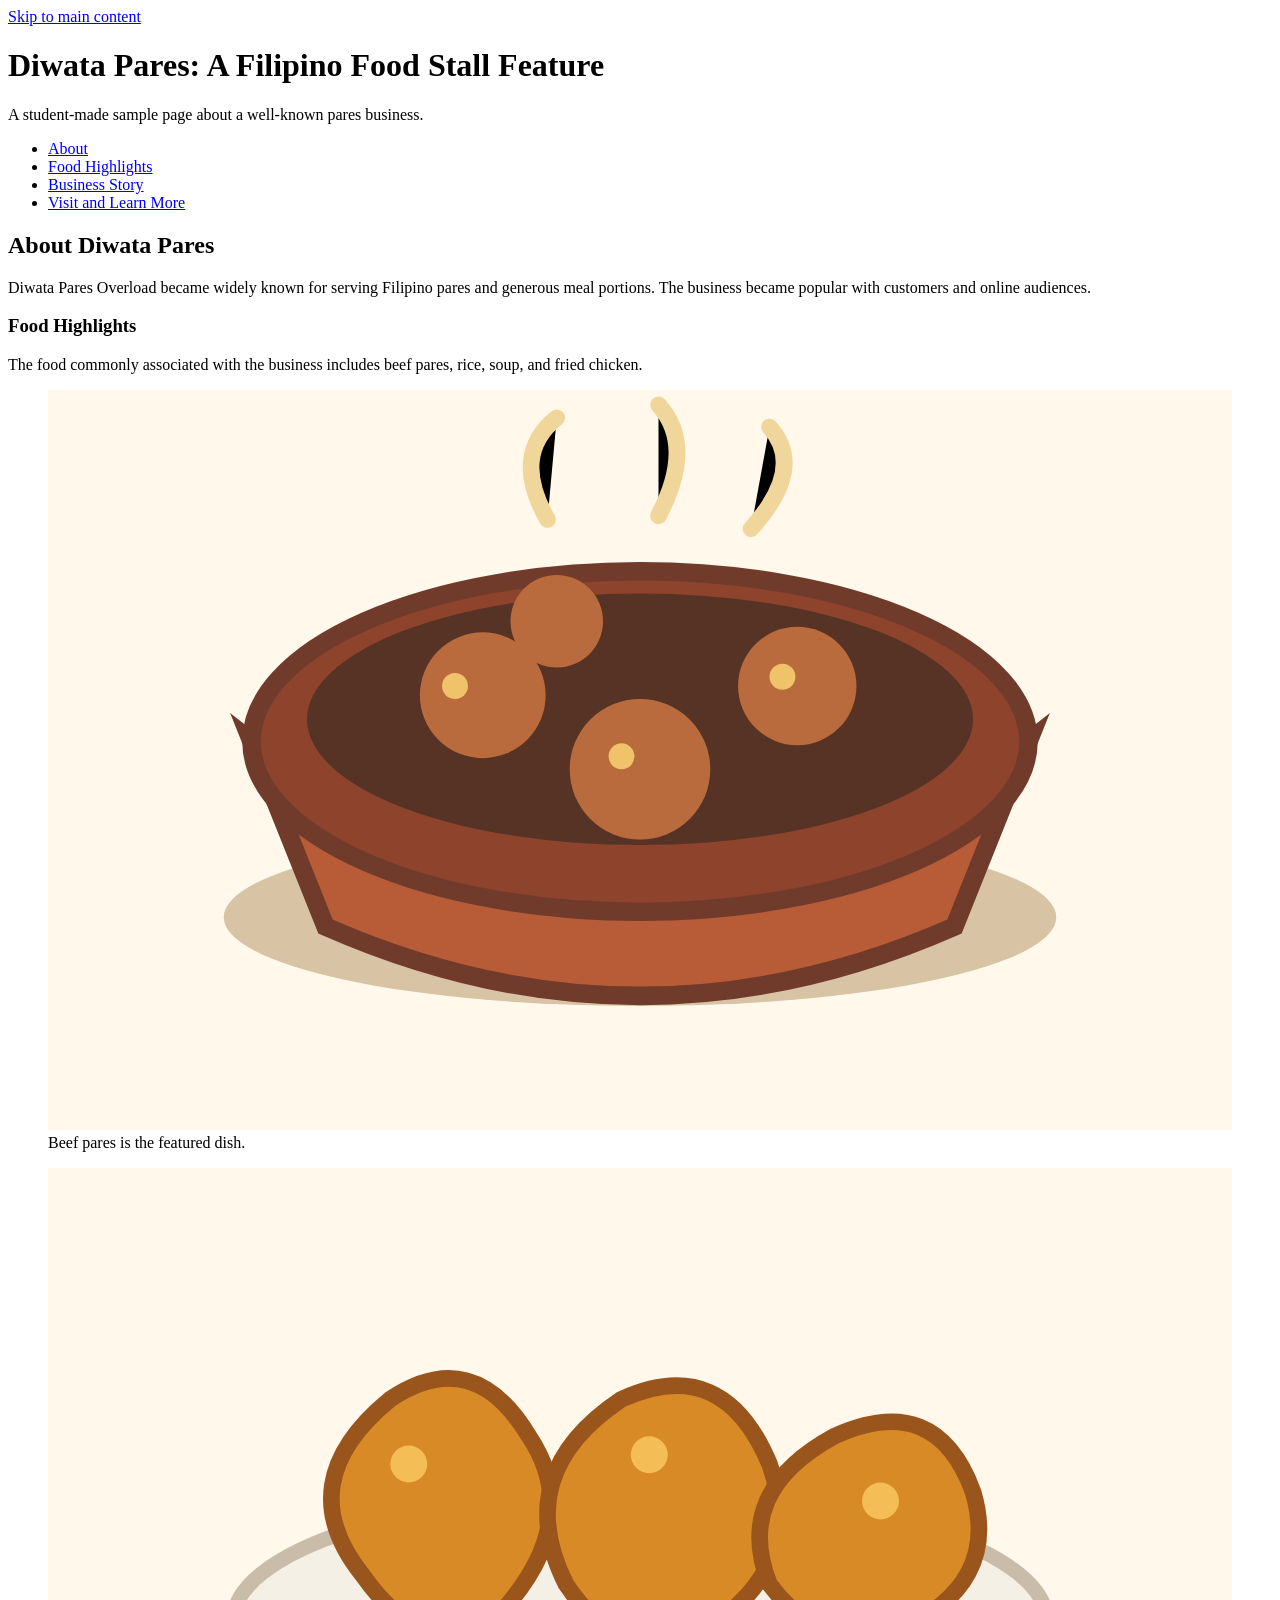
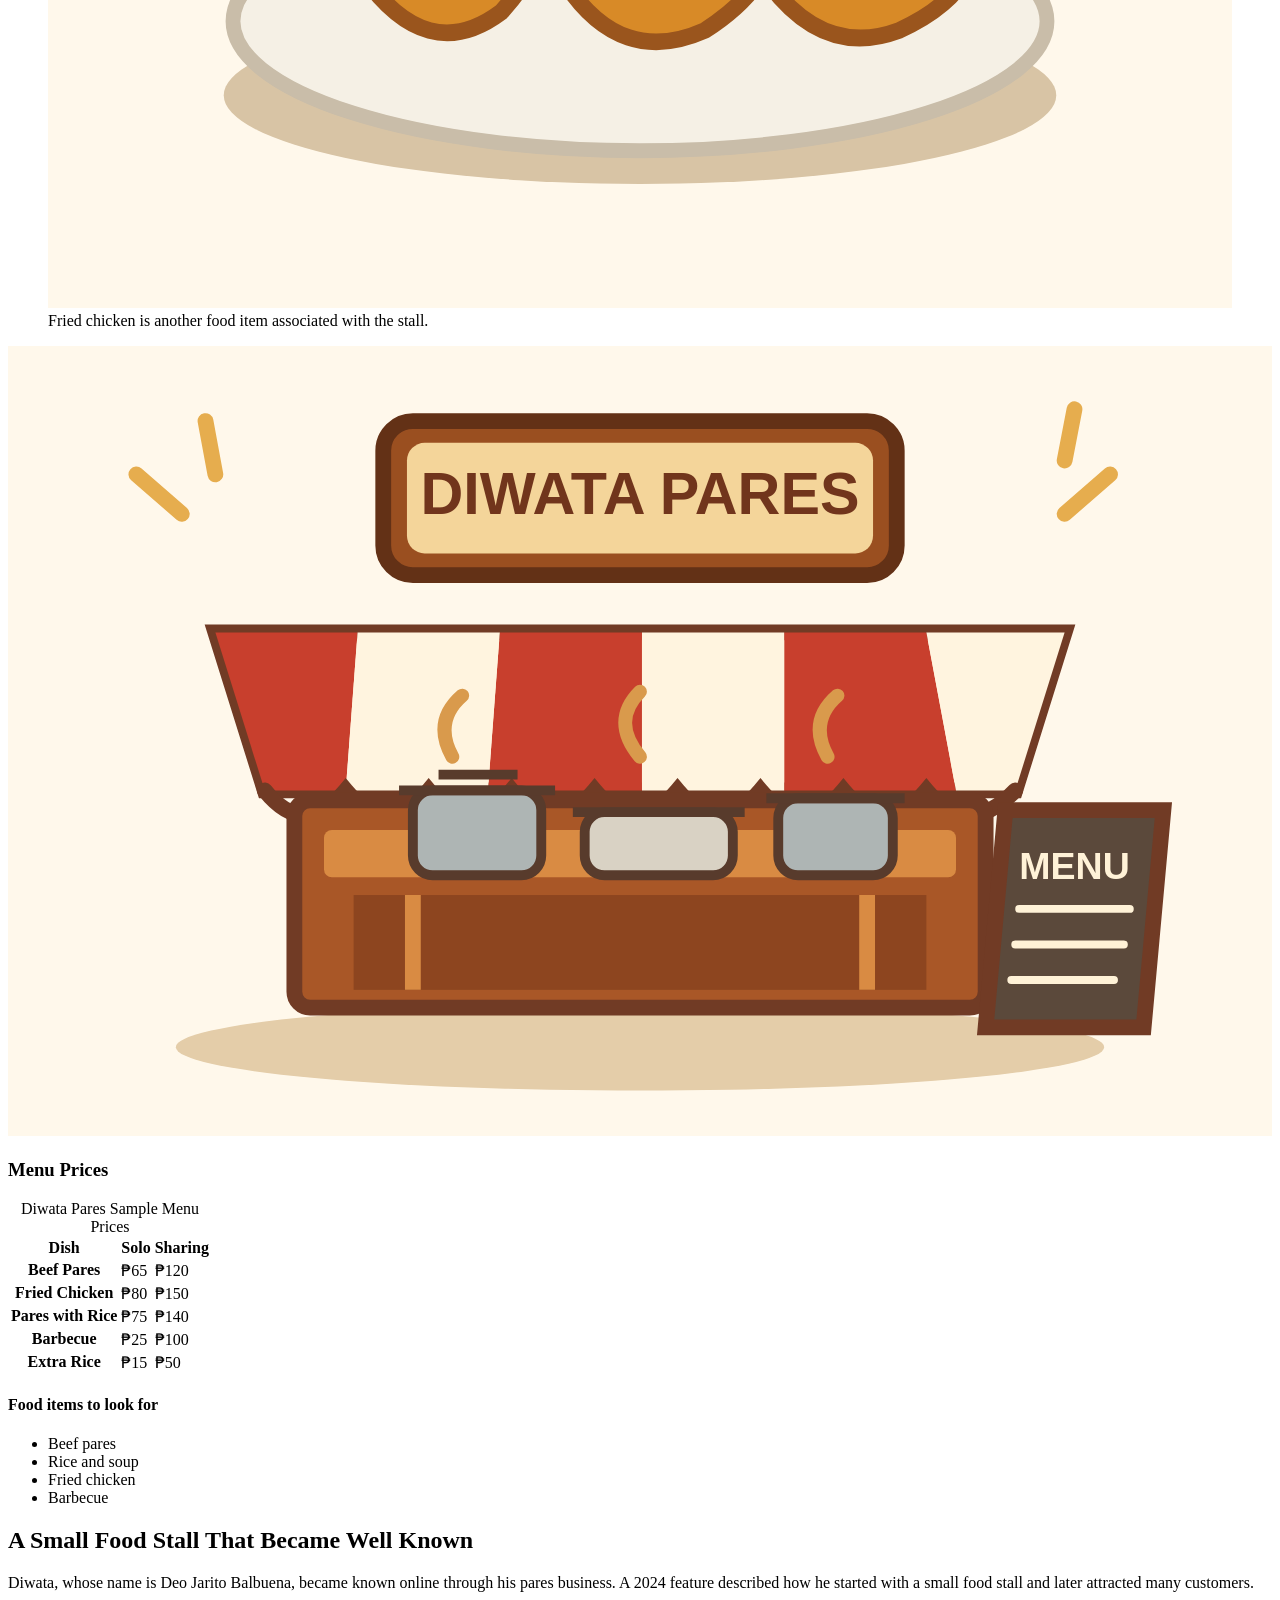
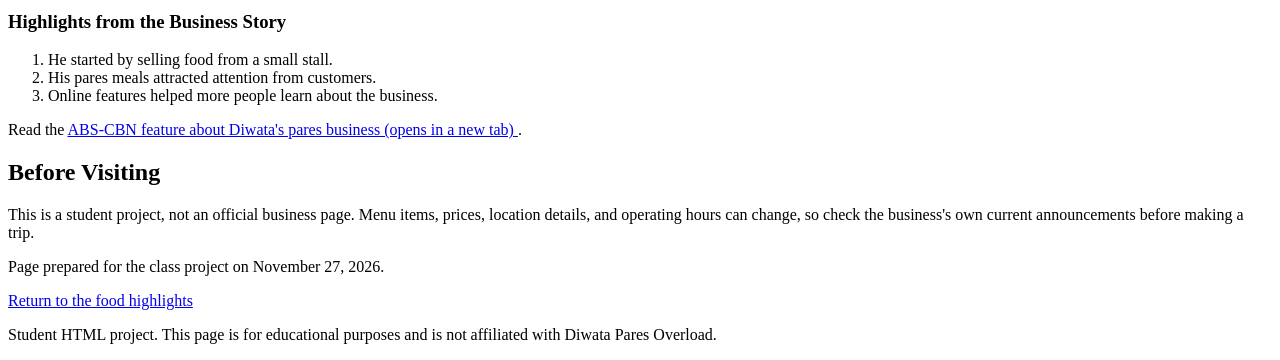
<file: week3/index.html>
<!DOCTYPE html>
<html lang="en">
<head>
    <meta charset="UTF-8">
    <meta name="viewport" content="width=device-width, initial-scale=1.0">
    <title>Diwata Pares - Food Stall Feature</title>
</head>
<body>
    <a href="#main-content">Skip to main content</a>

    <header>
        <h1>Diwata Pares: A Filipino Food Stall Feature</h1>
        <p>A student-made sample page about a well-known pares business.</p>

        <nav aria-label="Main navigation">
            <ul>
                <li><a href="#about">About</a></li>
                <li><a href="#menu">Food Highlights</a></li>
                <li><a href="#story">Business Story</a></li>
                <li><a href="#visit">Visit and Learn More</a></li>
            </ul>
        </nav>
    </header>

    <main id="main-content">
        <article id="about">
            <h2>About Diwata Pares</h2>
            <p>
                Diwata Pares Overload became widely known for serving Filipino
                pares and generous meal portions. The business became popular
                with customers and online audiences.
            </p>

            <section id="menu">
                <h3>Food Highlights</h3>
                <p>
                    The food commonly associated with the business includes
                    beef pares, rice, soup, and fried chicken.
                </p>

                <div class="food-gallery">
                    <figure>
                        <img src="images/pares.svg"
                             alt="A bowl of Filipino beef pares with beef pieces and broth">
                        <figcaption>Beef pares is the featured dish.</figcaption>
                    </figure>

                    <figure>
                        <img src="images/fried-chicken.svg"
                             alt="A plate with pieces of golden fried chicken">
                        <figcaption>Fried chicken is another food item associated with the stall.</figcaption>
                    </figure>

                    <img src="images/steam-decoration.svg" alt="">
                </div>


                <h3>Menu Prices</h3>

                <table>
                    <caption>Diwata Pares Sample Menu Prices</caption>

                    <thead>
                        <tr>
                            <th scope="col">Dish</th>
                            <th scope="col">Solo</th>
                            <th scope="col">Sharing</th>
                        </tr>
                    </thead>

                    <tbody>
                        <tr>
                            <th scope="row">Beef Pares</th>
                            <td>₱65</td>
                            <td>₱120</td>
                        </tr>

                        <tr>
                            <th scope="row">Fried Chicken</th>
                            <td>₱80</td>
                            <td>₱150</td>
                        </tr>

                        <tr>
                            <th scope="row">Pares with Rice</th>
                            <td>₱75</td>
                            <td>₱140</td>
                        </tr>

                        <tr>
                            <th scope="row">Barbecue</th>
                            <td>₱25</td>
                            <td>₱100</td>
                        </tr>

                        <tr>
                            <th scope="row">Extra Rice</th>
                            <td>₱15</td>
                            <td>₱50</td>
                        </tr>
                    </tbody>
                </table>


                <h4>Food items to look for</h4>
                <ul>
                    <li>Beef pares</li>
                    <li>Rice and soup</li>
                    <li>Fried chicken</li>
                    <li>Barbecue</li>
                </ul>
            </section>
        </article>

        <article id="story">
            <h2>A Small Food Stall That Became Well Known</h2>
            <p>
                Diwata, whose name is Deo Jarito Balbuena, became known online
                through his pares business. A 2024 feature described how he
                started with a small food stall and later attracted many
                customers.
            </p>

            <section>
                <h3>Highlights from the Business Story</h3>
                <ol>
                    <li>He started by selling food from a small stall.</li>
                    <li>His pares meals attracted attention from customers.</li>
                    <li>Online features helped more people learn about the business.</li>
                </ol>
            </section>

            <p>
                Read the
                <a href="https://corporate.abs-cbn.com/newsroom/news-releases/2024/3/5/diwata-my-puhunan?lang=en"
                   target="_blank" rel="noopener noreferrer">
                    ABS-CBN feature about Diwata's pares business (opens in a new tab)
                </a>.
            </p>
        </article>

        <aside id="visit">
            <h2>Before Visiting</h2>
            <p>
                This is a student project, not an official business page.
                Menu items, prices, location details, and operating hours can
                change, so check the business's own current announcements
                before making a trip.
            </p>
            <p>
                Page prepared for the class project on
                <time datetime="2026-11-27">November 27, 2026</time>.
            </p>
            <p><a href="#menu">Return to the food highlights</a></p>
        </aside>
    </main>

    <footer>
        <p>Student HTML project. This page is for educational purposes and is not affiliated with Diwata Pares Overload.</p>
    </footer>
</body>
</html>
</file>
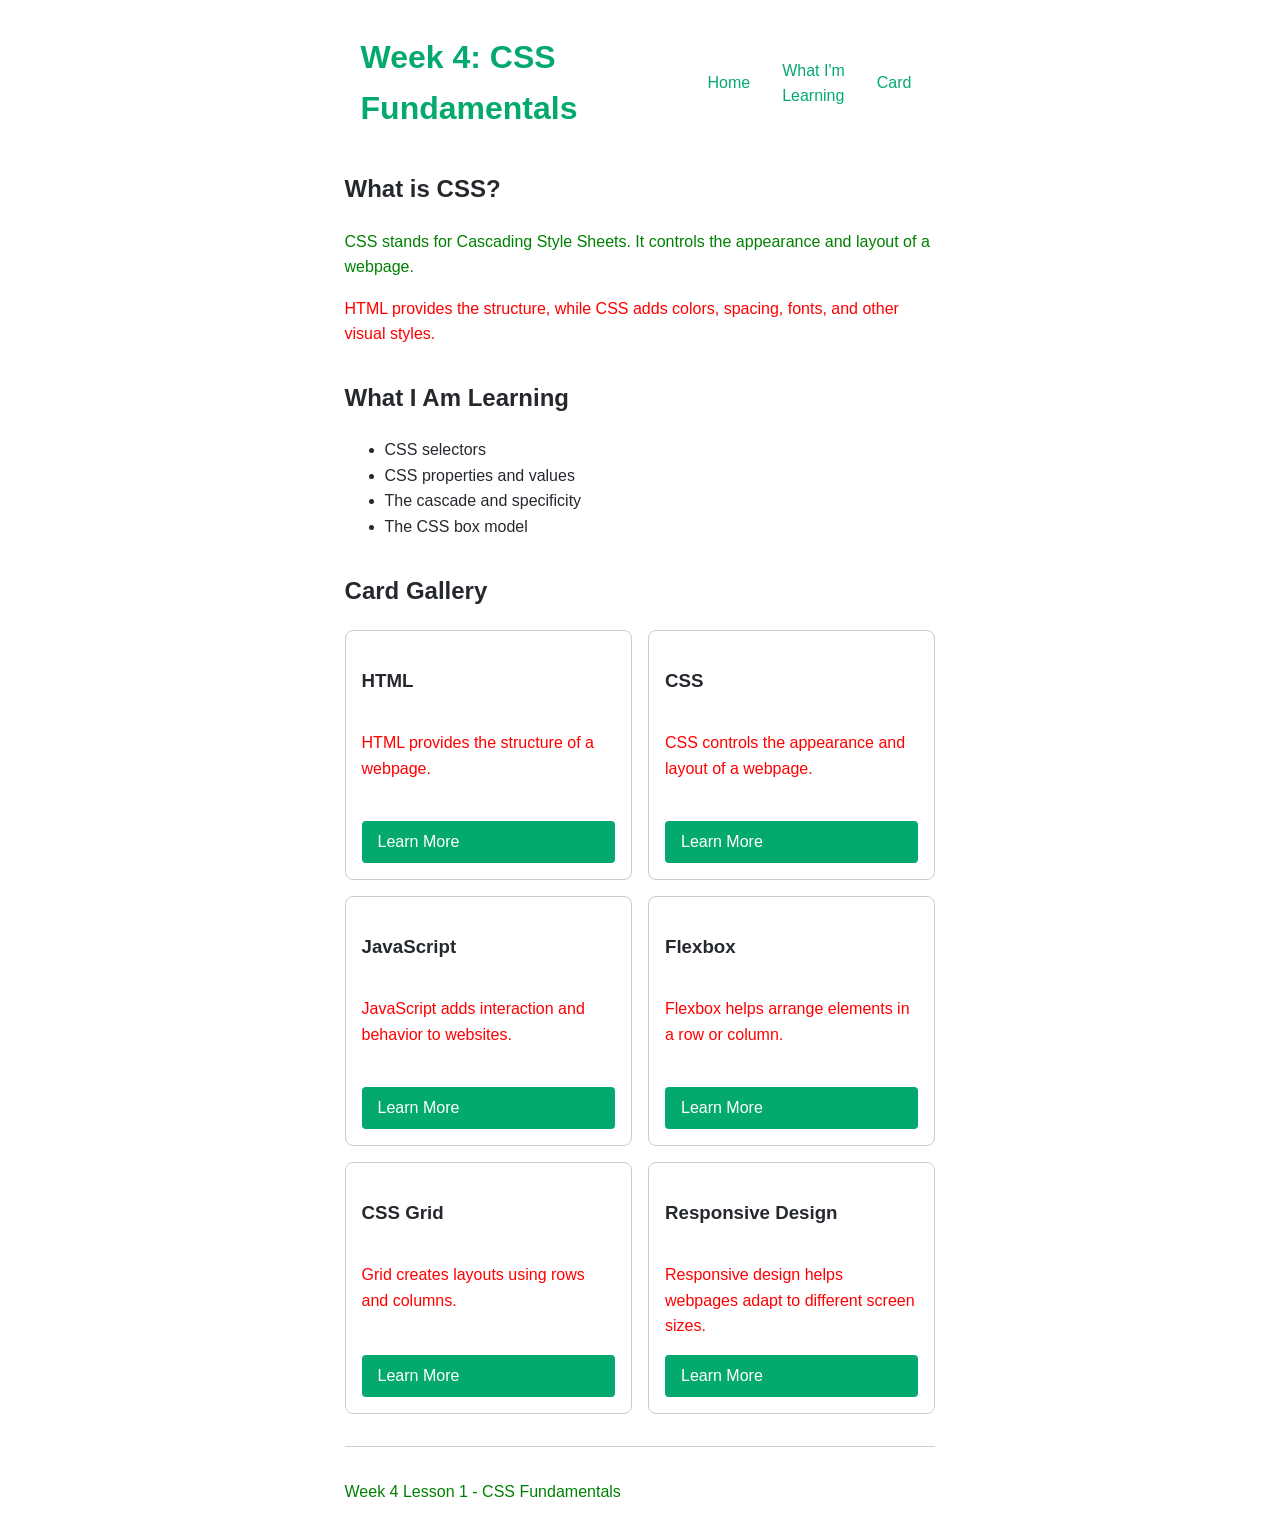
<file: week4/index.html>
<!DOCTYPE html>
<html lang="en">
<head>
    <meta charset="UTF-8">
    <meta name="viewport" content="width=device-width, initial-scale=1.0">
    <title>Week 4 - CSS Fundamentals</title>

    <link rel="stylesheet" href="css/style.css">
</head>
<body>

    <header class="navbar">
        <h1 class="logo">
            Week 4: CSS Fundamentals
        </h1>

        <nav>
            <a href="#home">Home</a>
            <a href="#learning">What I'm Learning</a>
            <a href="#card">Card</a>
        </nav>
    </header>

    <main id="main">
        <section id="home">
            <h2>What is CSS?</h2>
            <p class="green-text">
                CSS stands for Cascading Style Sheets. It controls
                the appearance and layout of a webpage.
            </p>

            <p>
                HTML provides the structure, while CSS adds colors,
                spacing, fonts, and other visual styles.
            </p>
        </section>

        <section id="learning">
            <h2>What I Am Learning</h2>
            <ul>
                <li>CSS selectors</li>
                <li>CSS properties and values</li>
                <li>The cascade and specificity</li>
                <li>The CSS box model</li>
            </ul>
        </section>


        <section id="card">
            <h2>Card Gallery</h2>

            <div class="cards">
                <div class="card">
                    <h3>HTML</h3>
                    <p>HTML provides the structure of a webpage.</p>
                    <a href="#" class="btn">Learn More</a>
                </div>

                <div class="card">
                    <h3>CSS</h3>
                    <p>CSS controls the appearance and layout of a webpage.</p>
                    <a href="#" class="btn">Learn More</a>
                </div>

                <div class="card">
                    <h3>JavaScript</h3>
                    <p>JavaScript adds interaction and behavior to websites.</p>
                    <a href="#" class="btn">Learn More</a>
                </div>

                <div class="card">
                    <h3>Flexbox</h3>
                    <p>Flexbox helps arrange elements in a row or column.</p>
                    <a href="#" class="btn">Learn More</a>
                </div>

                <div class="card">
                    <h3>CSS Grid</h3>
                    <p>Grid creates layouts using rows and columns.</p>
                    <a href="#" class="btn">Learn More</a>
                </div>

                <div class="card">
                    <h3>Responsive Design</h3>
                    <p>Responsive design helps webpages adapt to different screen sizes.</p>
                    <a href="#" class="btn">Learn More</a>
                </div>
            </div>
        </section>
    </main>

    <footer>
        <p>Week 4 Lesson 1 - CSS Fundamentals</p>
    </footer>

</body>
</html>
</file>
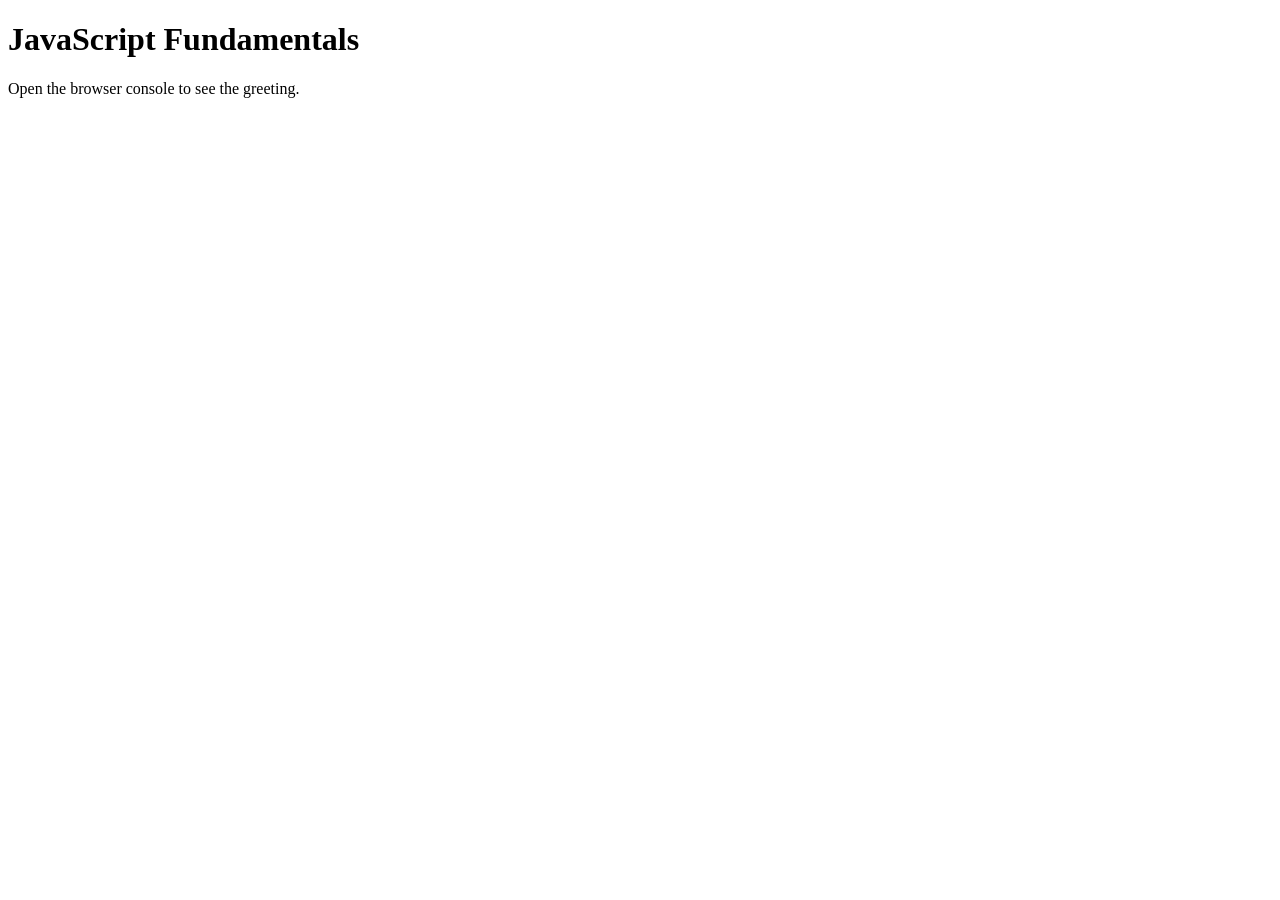
<file: week5/index.html>
<!DOCTYPE html>
<html lang="en">
<head>
    <meta charset="UTF-8">
    <meta name="viewport" content="width=device-width, initial-scale=1.0">
    <title>Week 5 - JavaScript Fundamentals</title>
    <script src="js/app.js" defer></script>
</head>
<body>
    <h1>JavaScript Fundamentals</h1>
    <p>Open the browser console to see the greeting.</p>
</body>
</html>
</file>
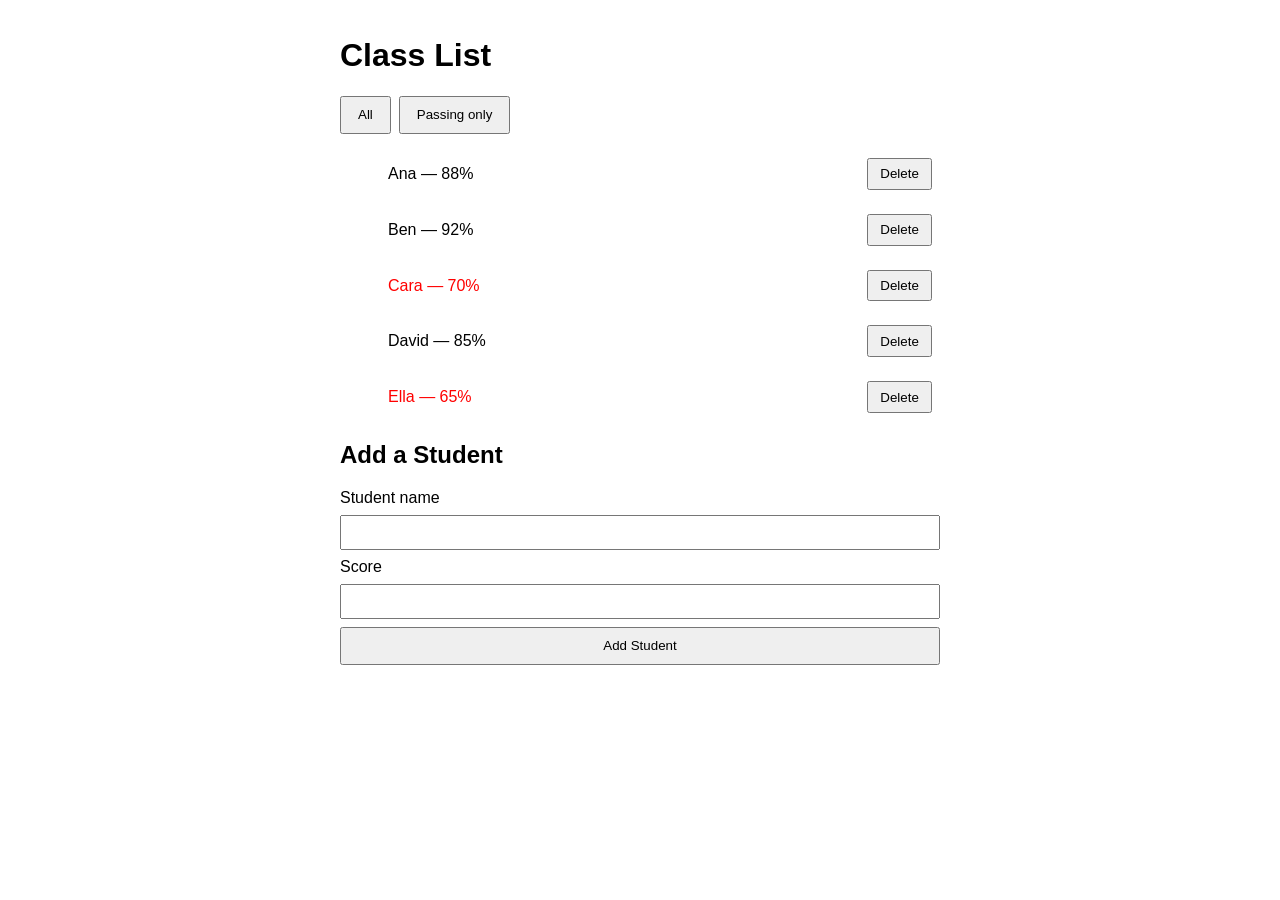
<file: week6/index.html>
<!DOCTYPE html>
<html lang="en">
<head>
    <meta charset="UTF-8">
    <meta name="viewport" content="width=device-width, initial-scale=1.0">
    <title>Week 6 - DOM and Events</title>
    <link rel="stylesheet" href="css/style.css">
    <script src="js/main.js" defer></script>
</head>
<body>
    <h1>Class List</h1>

    <div class="filters">
        <button id="showAll">All</button>
        <button id="showPassing">Passing only</button>
    </div>

    <ul id="list" aria-live="polite"></ul>

    <h2>Add a Student</h2>

    <form id="add-form">
        <label for="name">Student name</label>
        <input type="text" id="name" name="name">

        <label for="score">Score</label>
        <input type="number" id="score" name="score">

        <button type="submit">Add Student</button>
    </form>

    <p id="message" aria-live="polite"></p>
</body>
</html>
</file>
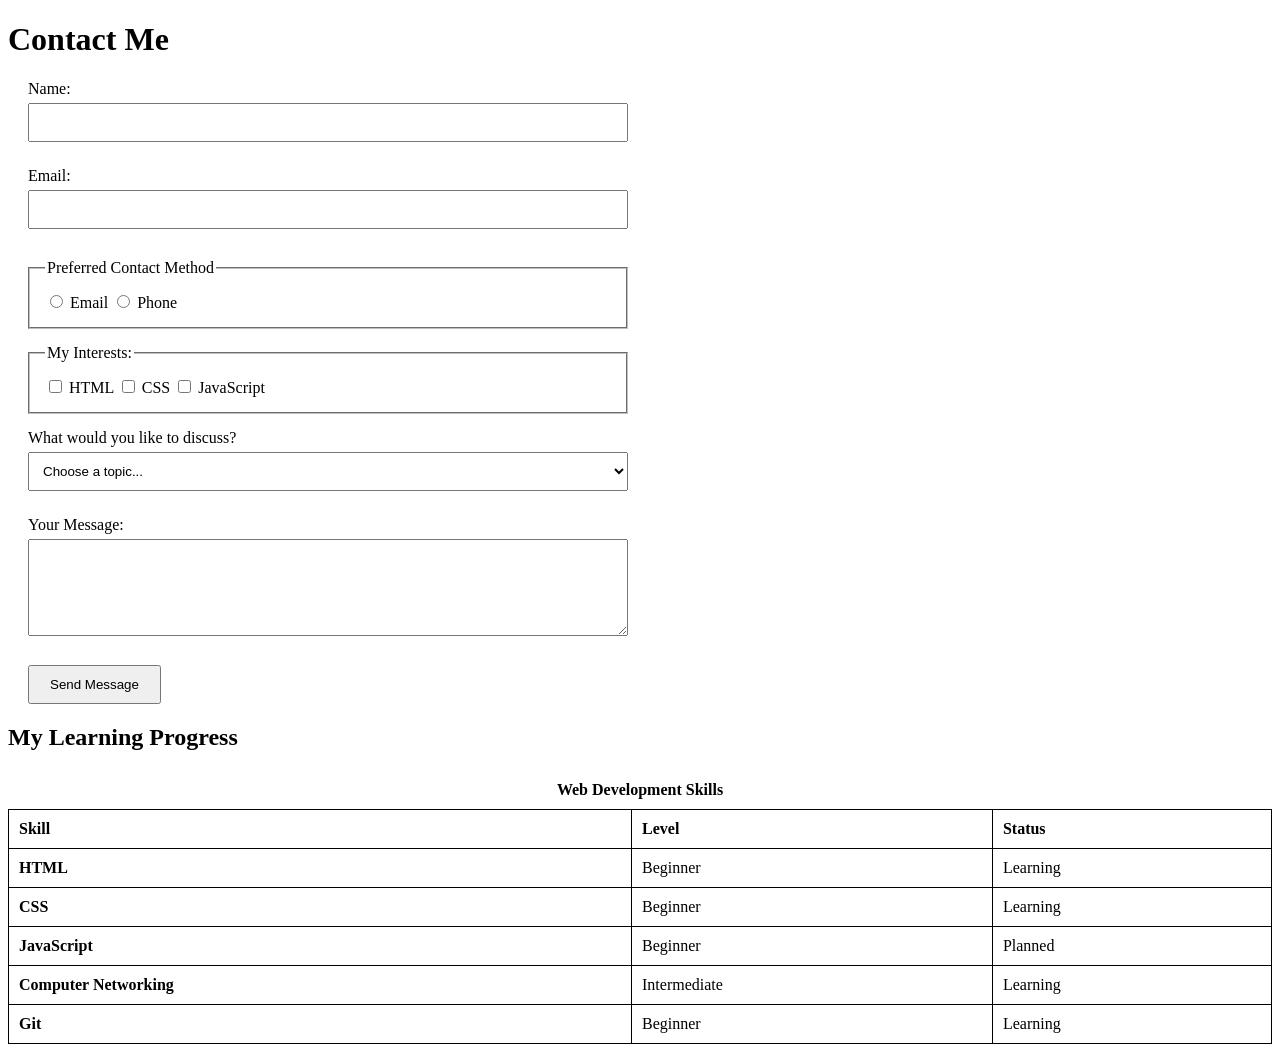
<file: week3-4/contact.html>
<!DOCTYPE html>
<html lang="en">
<head>

    <meta charset="UTF-8">
    <meta name="viewport" content="width=device-width, initial-scale=1.0">
    <title>Contact Me</title>
    <link rel="stylesheet" href="css/style.css">

</head>

<body>

    <main>
    <h1>Contact Me</h1>

    <form method="get">
        <label for="name">Name:</label>
        <input type="text" id="name" name="name" required>

        <label for="email">Email:</label>
        <input type="email" id="email" name="email" required>
        
        <fieldset>
            <legend>Preferred Contact Method</legend>

            <input type="radio" id="contact_email" name="contact_method" value="email">
            <label for="contact_email">Email</label>

            <input type="radio" id="contact_phone" name="contact_method" value="phone">
            <label for="contact_phone">Phone</label>
        </fieldset>

        <fieldset>
            <legend>My Interests:</legend>

            <input type="checkbox" id="html" name="interests[]" value="html">
            <label for="html">HTML</label>

            <input type="checkbox" id="css" name="interests[]" value="css">
            <label for="css">CSS</label>

            <input type="checkbox" id="javascript" name="interests[]" value="javascript">
            <label for="javascript">JavaScript</label>
        </fieldset>

        <label for="topic">What would you like to discuss?</label>
        <select id="topic" name="topic">
            <option value="">Choose a topic...</option>
            <option value="web-development">Web Development</option>
            <option value="networking">Computer Networking</option>
            <option value="other">Other</option>
        </select>

        <label for="message">Your Message:</label>
        <textarea id="message" name="message" rows="5"></textarea>
        <button type="submit">Send Message</button>

    </form>

    <section>
        <h2>My Learning Progress</h2>

        <table>
            <caption>Web Development Skills</caption>

            <thead>
                <tr>
                    <th scope="col">Skill</th>
                    <th scope="col">Level</th>
                    <th scope="col">Status</th>
                </tr>
            </thead>

            <tbody>
                <tr>
                    <th scope="row">HTML</th>
                    <td>Beginner</td>
                    <td>Learning</td>
                </tr>

                <tr>
                    <th scope="row">CSS</th>
                    <td>Beginner</td>
                    <td>Learning</td>
                </tr>

                <tr>
                    <th scope="row">JavaScript</th>
                    <td>Beginner</td>
                    <td>Planned</td>
                </tr>

                <tr>
                    <th scope="row">Computer Networking</th>
                    <td>Intermediate</td>
                    <td>Learning</td>
                </tr>

                <tr>
                    <th scope="row">Git</th>
                    <td>Beginner</td>
                    <td>Learning</td>
                </tr>
            </tbody>
        </table>
    </section>
</main>

</body>
</html>
</file>
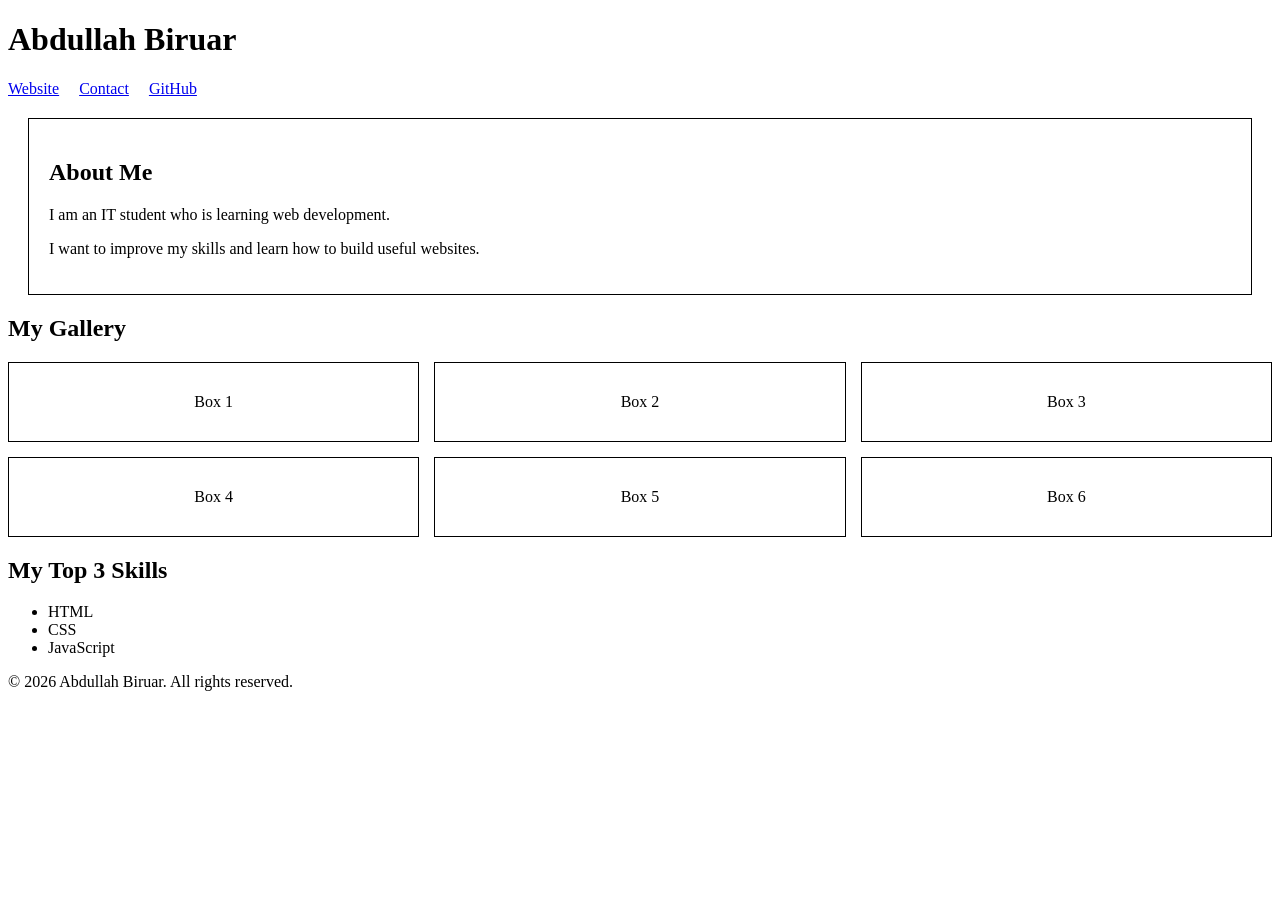
<file: week3-4/profile.html>
<!DOCTYPE html>
<html lang="en">
    <head>
        <meta charset="UTF-8">
        <meta name="viewport" content="width=device-width, initial-scale=1.0">
        <title>My Profile</title>
        <link rel="stylesheet" href="css/style.css">
    </head>
    <body>
        <header>
            <h1>Abdullah Biruar</h1>
            
            <nav>
                <a href="https://2450121.techxp.me">Website</a>
                <a href="contact.html">Contact</a>
                <a href="https://github.com/beerwar/techxp-activities">GitHub</a>            </nav>
        </header>

        <main>
            <article>
                <h2>About Me</h2>
                <p>I am an IT student who is learning web development.</p>
                <p>I want to improve my skills and learn how to build useful websites.</p>
            </article>

            <section>
                <h2>My Gallery</h2>

                <div class="gallery">
                    <figure>Box 1</figure>
                    <figure>Box 2</figure>
                    <figure>Box 3</figure>
                    <figure>Box 4</figure>
                    <figure>Box 5</figure>
                    <figure>Box 6</figure>
                </div>
            </section>

            <aside>
                <h2>My Top 3 Skills</h2>
                <ul>
                    <li>HTML</li>
                    <li>CSS</li>
                    <li>JavaScript</li>
                </ul>
            </aside>
        </main>

        <footer>
            <p>&copy; 2026 Abdullah Biruar. All rights reserved.</p>
        </footer>

    </body>
</html>
</file>
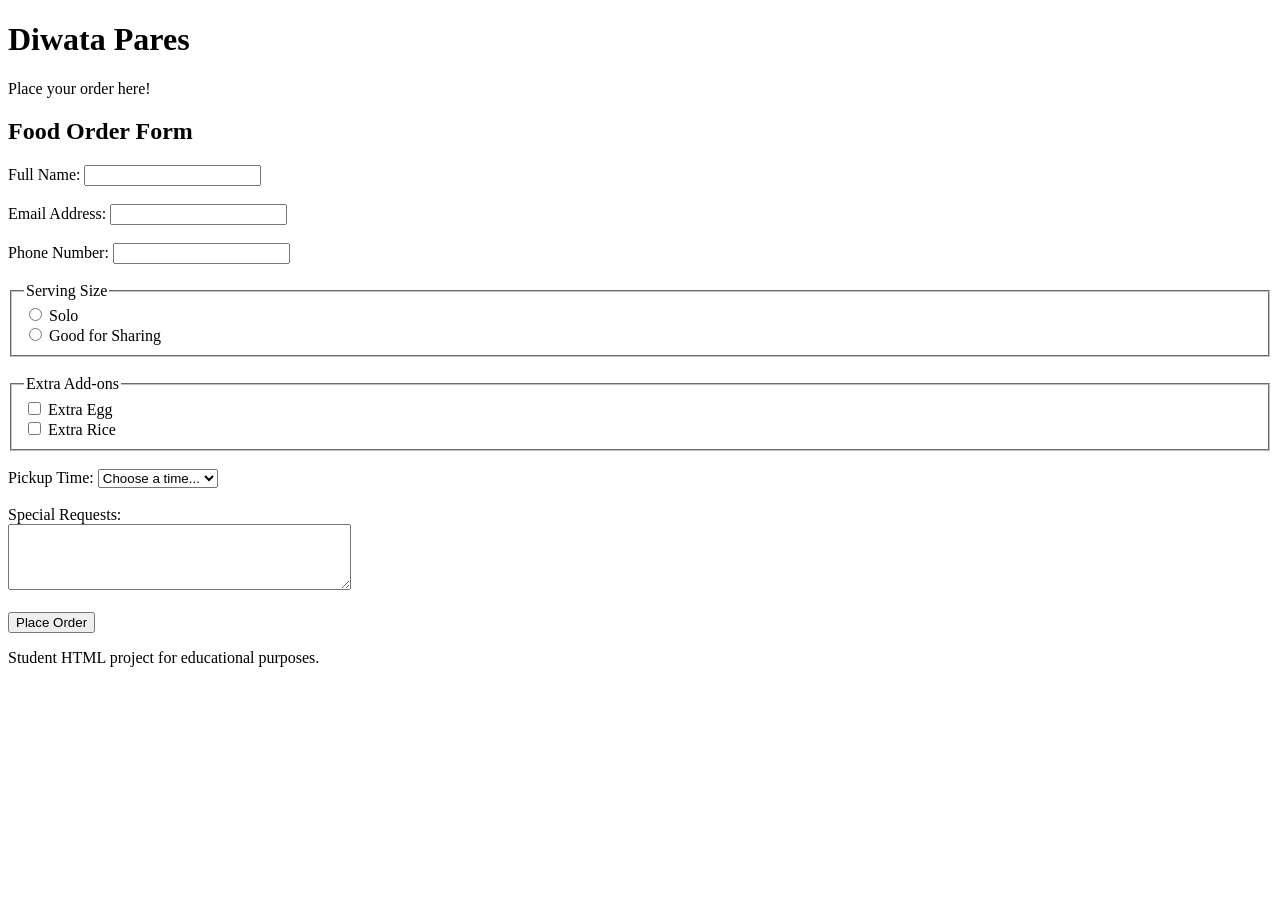
<file: week3/order.html>
<!DOCTYPE html>
<html lang="en">
<head>
    <meta charset="UTF-8">
    <meta name="viewport" content="width=device-width, initial-scale=1.0">
    <title>Diwata Pares - Order Form</title>
</head>
<body>

    <header>
        <h1>Diwata Pares</h1>
        <p>Place your order here!</p>
    </header>

    <main>
        <h2>Food Order Form</h2>

        <form action="" method="get">

            <label for="fullname">Full Name:</label>
            <input
                type="text"
                id="fullname"
                name="fullname"
                required
                minlength="2"
                maxlength="120"
            >

            <br><br>

            <label for="email">Email Address:</label>
            <input
                type="email"
                id="email"
                name="email"
                required
            >

            <br><br>

            <label for="phone">Phone Number:</label>
            <input
                type="tel"
                id="phone"
                name="phone"
                pattern="09[0-9]{9}"
                title="Enter an 11-digit Philippine mobile number starting with 09."
                required
            >

            <br><br>

            <fieldset>
                <legend>Serving Size</legend>

                <input
                    type="radio"
                    id="solo"
                    name="size"
                    value="solo"
                    required
                >
                <label for="solo">Solo</label>

                <br>

                <input
                    type="radio"
                    id="sharing"
                    name="size"
                    value="sharing"
                >
                <label for="sharing">Good for Sharing</label>
            </fieldset>

            <br>

            <fieldset>
                <legend>Extra Add-ons</legend>

                <input
                    type="checkbox"
                    id="egg"
                    name="extras[]"
                    value="extra-egg"
                >
                <label for="egg">Extra Egg</label>

                <br>

                <input
                    type="checkbox"
                    id="rice"
                    name="extras[]"
                    value="extra-rice"
                >
                <label for="rice">Extra Rice</label>
            </fieldset>

            <br>

            <label for="pickup">Pickup Time:</label>
            <select id="pickup" name="pickup" required>
                <option value="">Choose a time...</option>
                <option value="11:30">11:30 AM</option>
                <option value="12:00">12:00 PM</option>
                <option value="12:30">12:30 PM</option>
                <option value="13:00">1:00 PM</option>
            </select>

            <br><br>

            <label for="notes">Special Requests:</label>
            <br>
            <textarea
                id="notes"
                name="notes"
                rows="4"
                cols="40"
            ></textarea>

            <br><br>

            <button type="submit">Place Order</button>

        </form>
    </main>

    <footer>
        <p>Student HTML project for educational purposes.</p>
    </footer>

</body>
</html>
</file>
<file: week4/css/style.css>
*, *::before, *::after {
    box-sizing: border-box;
}

img {
    max-width: 100%;
    height: auto;
    display: block;
}

:root {
    --brand: #04AA6D;
    --radius: 8px;
}

body {
    font-family: Arial, Helvetica, sans-serif;
    line-height: 1.6;
    max-width: 70ch;
    margin: 0 auto;
    padding: 1rem;
    color: #25292e;
}

h1 {
    color: var(--brand);
}

section {
    margin-bottom: 2rem;
}

footer {
    border-top: 1px solid #cccccc;
    margin-top: 2rem;
    padding-top: 1rem;
}

.card {
    display: flex;
    flex-direction: column;
    min-height: 250px;
    padding: 1rem;
    border: 1px solid #cccccc;
    border-radius: var(--radius);
}

.btn {
    display: inline-block;
    background-color: var(--brand);
    color: white;
    padding: 0.5rem 1rem;
    text-decoration: none;
    border-radius: 4px;
    margin-top: auto;
}

.btn:hover {
    background-color: #027a4e;
}

#main p {
    color: red;
}

p {
    color: green;
}

#main p.green-text {
    color: green;
}


.navbar {
    display: flex;
    flex-direction: column;
    justify-content: space-between;
    align-items: center;
    gap: 1rem;
    padding: 1rem;
}

.navbar nav {
    display: flex;
    flex-direction: column;
    align-items: center;
    gap: 1rem;
}

@media (min-width: 566px) {
    .navbar {
        flex-direction: row;
    }

    .navbar nav {
        flex-direction: row;
    }
}

.navbar a {
    display: flex;
    align-items: center;
    min-height: 44px;
    padding-inline: 0.5rem;
    color: var(--brand);
    text-decoration: none;
}

.navbar a:hover {
    color: #027a4e;
}

.cards {
    display: grid;
    grid-template-columns: repeat(auto-fit, minmax(250px, 1fr));
    gap: 1rem;
}

.logo {
    font-size: clamp(1.25rem, 3vw, 2rem);
    margin: 0;
}
</file>
<file: week6/css/style.css>
body {
    font-family: Arial, Helvetica, sans-serif;
    max-width: 600px;
    margin: 0 auto;
    padding: 1rem;
}

li {
    padding: 0.5rem;
    margin-bottom: 0.5rem;
}

.failing {
    color: red;
}

.filters {
    display: flex;
    gap: 0.5rem;
    margin-bottom: 1rem;
}

button {
    padding: 0.6rem 1rem;
    cursor: pointer;
}

form {
    display: flex;
    flex-direction: column;
    gap: 0.5rem;
}

input {
    padding: 0.5rem;
}

#message {
    color: red;
}

li {
    display: flex;
    justify-content: space-between;
    align-items: center;
    gap: 1rem;
}

li button {
    padding: 0.4rem 0.7rem;
}
</file>
<file: week3-4/css/style.css>
* {
    box-sizing: border-box;
}

nav {
    display: flex;
    gap: 20px;
}

article {
    padding: 20px;
    border: 1px solid black;
    margin: 20px;
}

.gallery {
    display: grid;
    grid-template-columns: 1fr;
    gap: 15px;
}

.gallery figure {
    margin: 0;
    padding: 30px;
    border: 1px solid black;
    text-align: center;
}

@media (min-width: 600px) {
    .gallery {
        grid-template-columns: repeat(2, 1fr);
    }
}

@media (min-width: 900px) {
    .gallery {
        grid-template-columns: repeat(3, 1fr);
    }
}

/* Contact form */

form {
    max-width: 600px;
    margin: 20px;
}

form label {
    display: block;
    margin-top: 10px;
}

form input:not([type="radio"]):not([type="checkbox"]),
form select,
form textarea {
    width: 100%;
    padding: 10px;
    margin: 5px 0 15px;
}

form fieldset {
    margin: 15px 0;
    padding: 15px;
}

form fieldset label {
    display: inline;
}

form button {
    padding: 10px 20px;
    margin-top: 10px;
}

/* Data table */

table {
    border-collapse: collapse;
    width: 100%;
    margin: 20px 0;
}

th,
td {
    border: 1px solid black;
    padding: 10px;
    text-align: left;
}

caption {
    padding: 10px;
    font-weight: bold;
}
</file>
